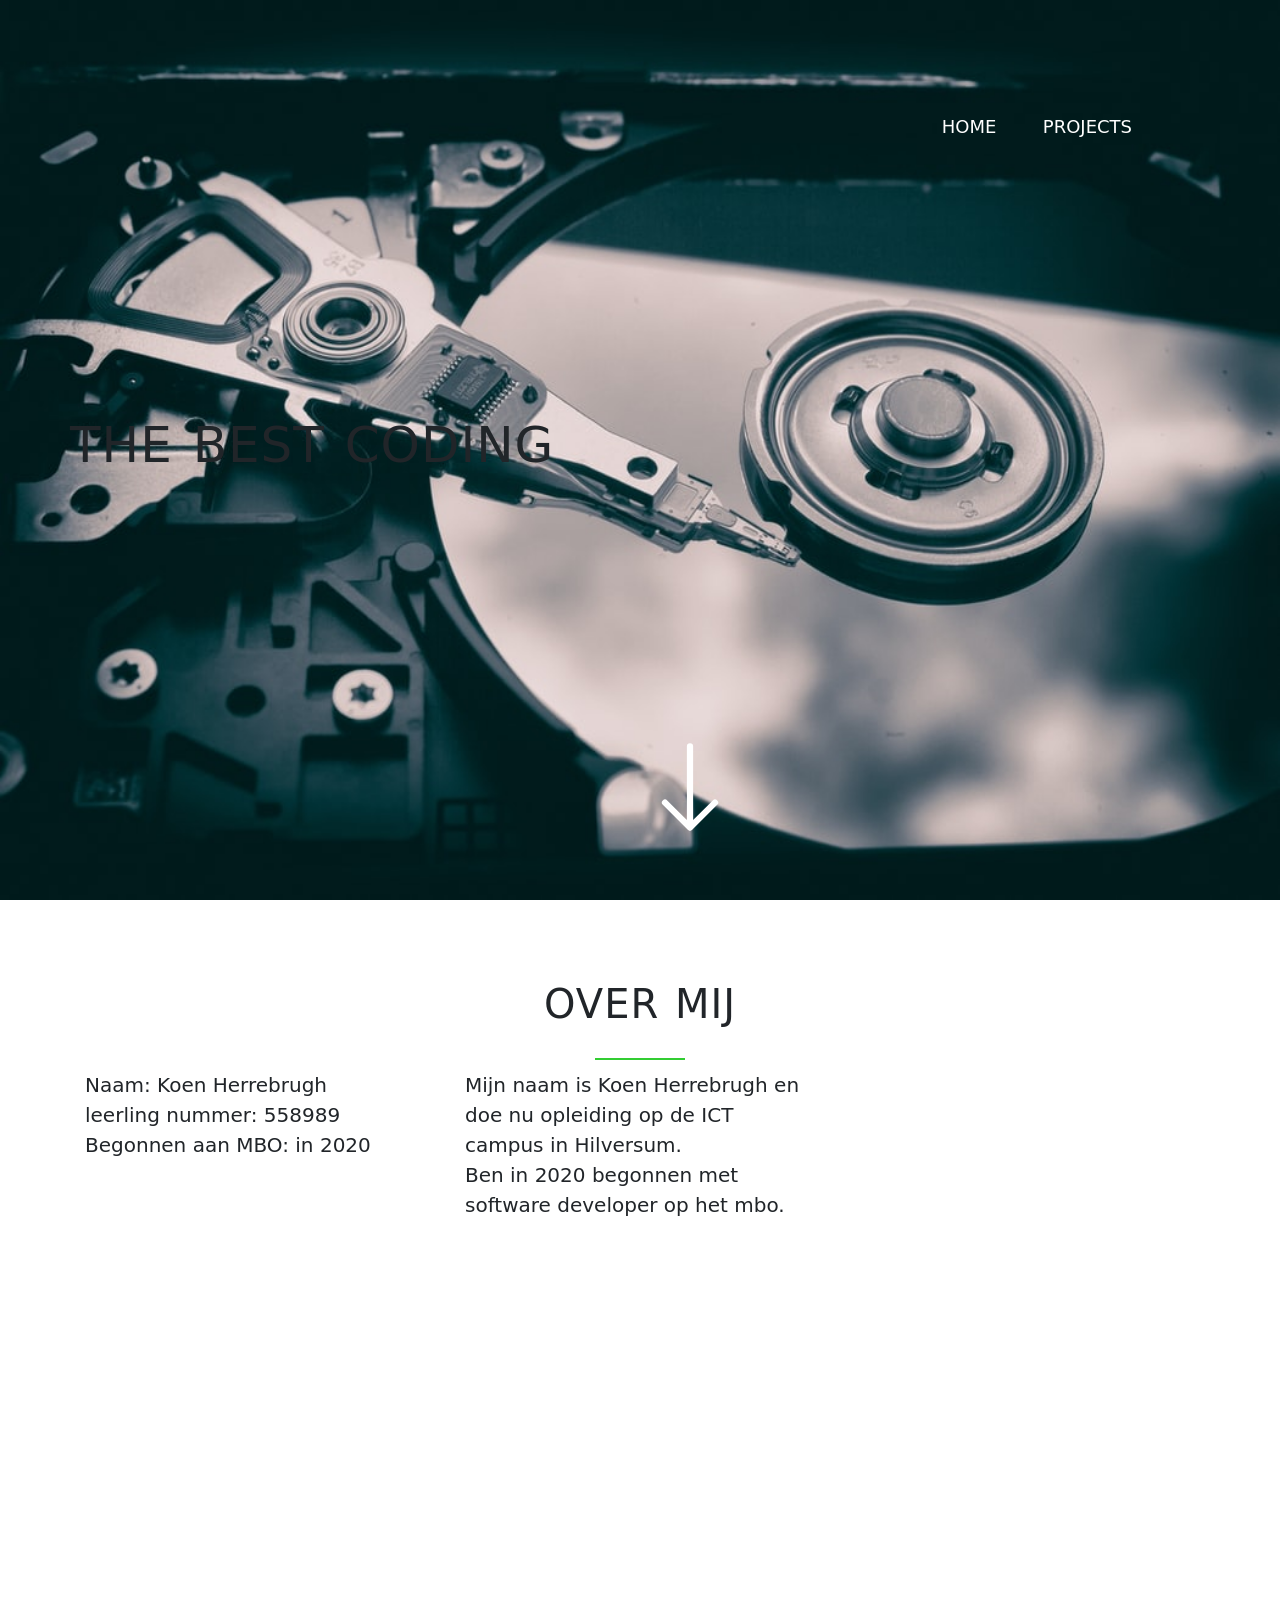
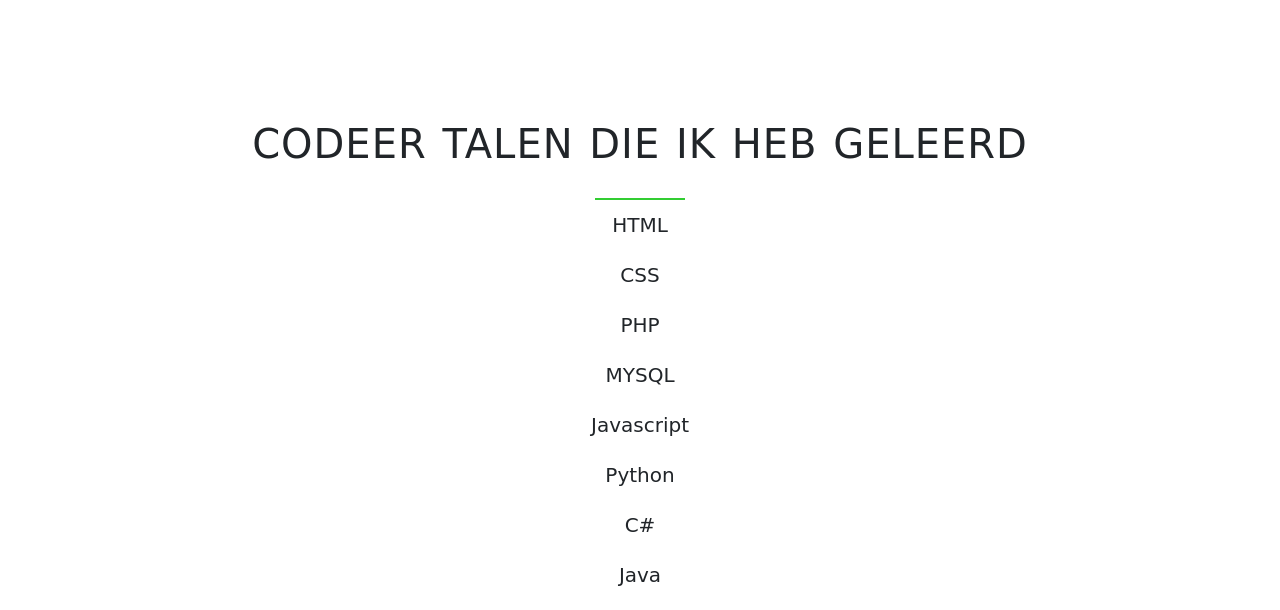
<file: index.html>
<html>
    <head>
        <link rel="stylesheet" type="text/css" href="css/style.css">
        <link href="https://cdn.jsdelivr.net/npm/bootstrap@5.1.3/dist/css/bootstrap.min.css" rel="stylesheet" integrity="sha384-1BmE4kWBq78iYhFldvKuhfTAU6auU8tT94WrHftjDbrCEXSU1oBoqyl2QvZ6jIW3" crossorigin="anonymous">
        <title>Home</title>
    </head>
    <body>
        <header>
            <img src="foto/hardeschijf.jpg" alt="background" class="backgroundfoto">
            <nav>
                <ul class="main-nav">
                    <li><a href="index.html">Home</a></li>
                    <li><a href="projects.html">Projects</a></li>
                </ul>
            </nav>
            <div class="htext">
                <h1>The best coding</h1>
            </div>
            <img src = "foto/arrow-down.svg" class="arrow">
        </header>
        <section class="Aboutme container">
            <h2>Over mij</h2>
            <div class="row">
                <div class="col-sm-4">
                    <span class="info">Naam: </span><span class="infon"> Koen Herrebrugh</span></br>
                    <span class="info">leerling nummer:</span><span class="infon"> 558989</span></br>
                    <span class="info">Begonnen aan MBO:</span><span class="infon"> in 2020</span></br>
                </div>
                <div class="col-sm-4">
                    <p> Mijn naam is Koen Herrebrugh en doe nu opleiding op de ICT campus in Hilversum.</br>
                    Ben in 2020 begonnen met software developer op het mbo.</p>
                </div>
                <div class="col-sm-2">

                </div>
            </div>
            <div class="row">
                <div class="col-sm-4">
                    <iframe src="foto/CV Koen Herrebrugh 13 februari 2022.pdf" style="width:100%; height:400px;" frameborder="0">CV</iframe>
                </div>
            </div>
        </section>
        <h2>Codeer talen die ik heb geleerd</h2>
        <div class="language row">
            <p>HTML</p>
            <p>CSS</p>
            <p>PHP</p>
            <p>MYSQL</p>
            <p>Javascript</p>
            <p>Python</p>
            <p>C#</p>
            <p>Java</p>
        </div>
        <!--<form method="Post">
            naam:<input type="text" name="name"/><br/>
            Bedrijf:<input type="text" name="Bedrijf"/><br/>
            E-mail:<input type="email" name="email"/><br/>
            <textarea name="text" rows ="9">Laat een bericht achter.
            </textarea><br/>
            <input type="submit" name="knop" value="submit"/>
        </form>-->

        
    </body>
</html>
</file>
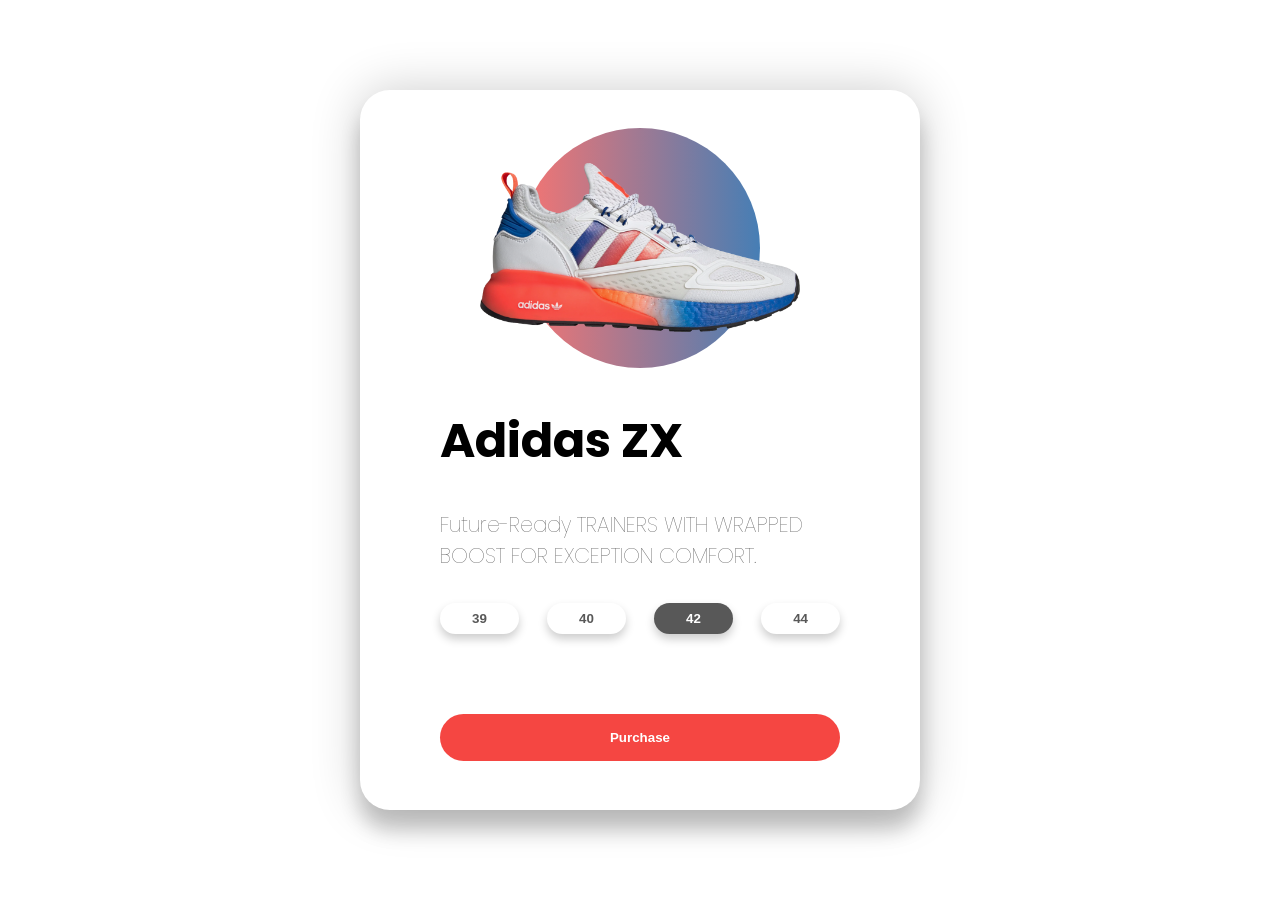
<file: 3d animation javascript/index.html>
<html>
    <head>
        <link href="https://fonts.googleapis.com/css2?family=Poppins:wght@400;500&display=swap" rel="stylesheet">
        <link rel="stylesheet" href="style.css">
    </head>
    <body>
        <div class="container">
            <div class="card">
                <div class="sneaker">
                    <div class="circle"></div>
                    <img src="adidas.png" alt="adidas">
                    </div>
                    <div class="info">
                        <h1 class="title">Adidas ZX</h1>
                        <h3>Future-Ready TRAINERS WITH WRAPPED BOOST FOR EXCEPTION COMFORT.</h3>
                        <div class="sizes">
                            <button>39</button>
                            <button>40</button>
                            <button class="active">42</button>
                            <button>44</button>
                        </div>
                        <div class="purchase">
                            <button>Purchase</button>
                        </div>
                    </div>
            </div>
        </div>
        <script src="app.js"></script>
    </body>
</html>
</file>
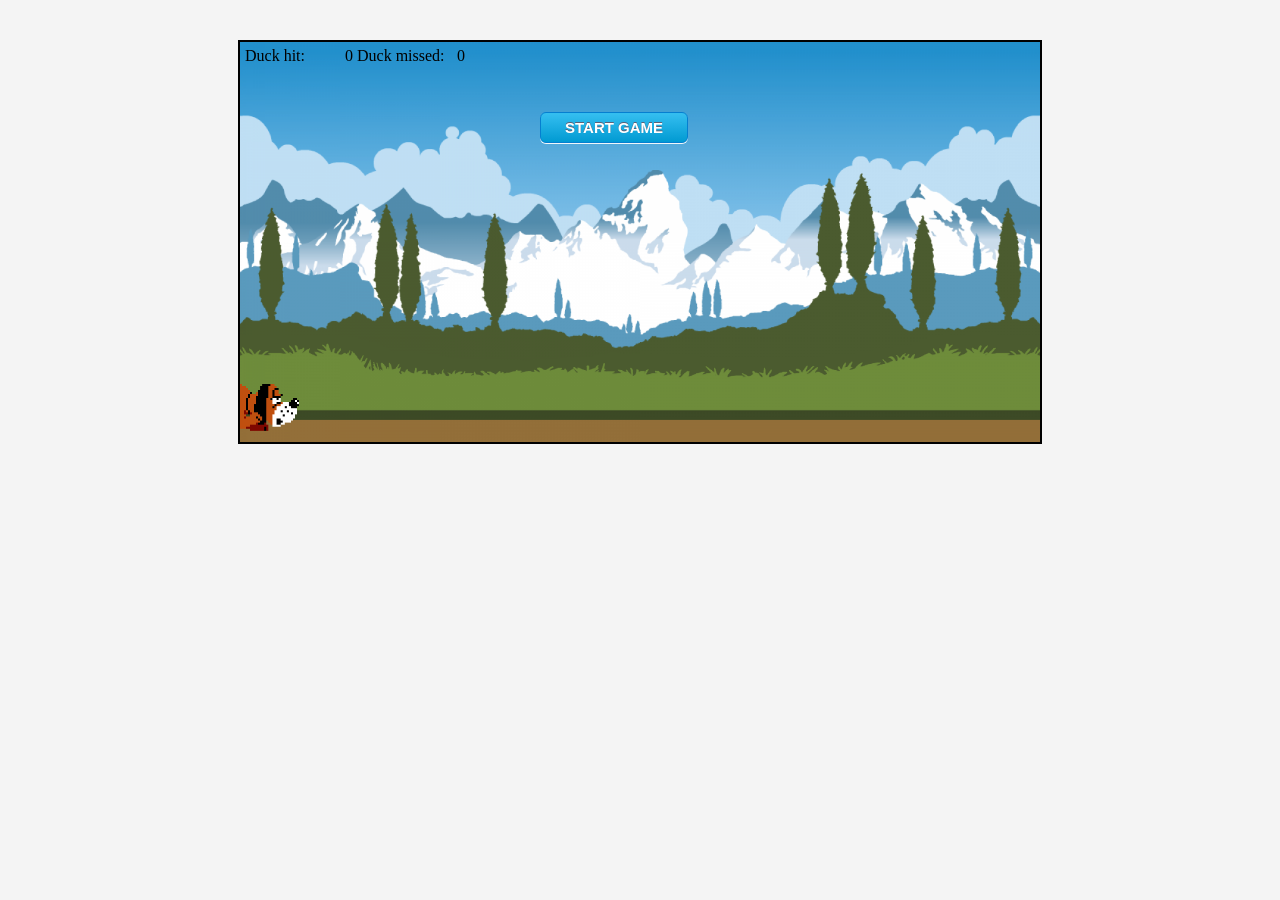
<file: duckhunt/index.html>
<html>
    <head>
        <link rel="stylesheet" href="css/style.css">
        <script src="javascript.js"></script>
    </head>
    <body>
        <div class="play_container">
            <img id="backgroundgrass" src="images/backgroundgrass.png" onclick="playGunshot()"/>
            <img id="dog" src="images/dog.gif" onclick="playGunshot()"/>
            <button id="startbutton" onclick="startgame()">START GAME</button>

            <img id="duck" src="images/flyingduck.gif" onclick="duckshot()"/>

            <div id="stats_id">
                <span class="stats">Duck hit: </span><span id="hit_span">0</span>
                <span class="stats">Duck missed: </span><span id="miss_span">0</span>
            </div>
        </div>
        <script src="javascript.js"></script>
    </body>
</html>
</file>
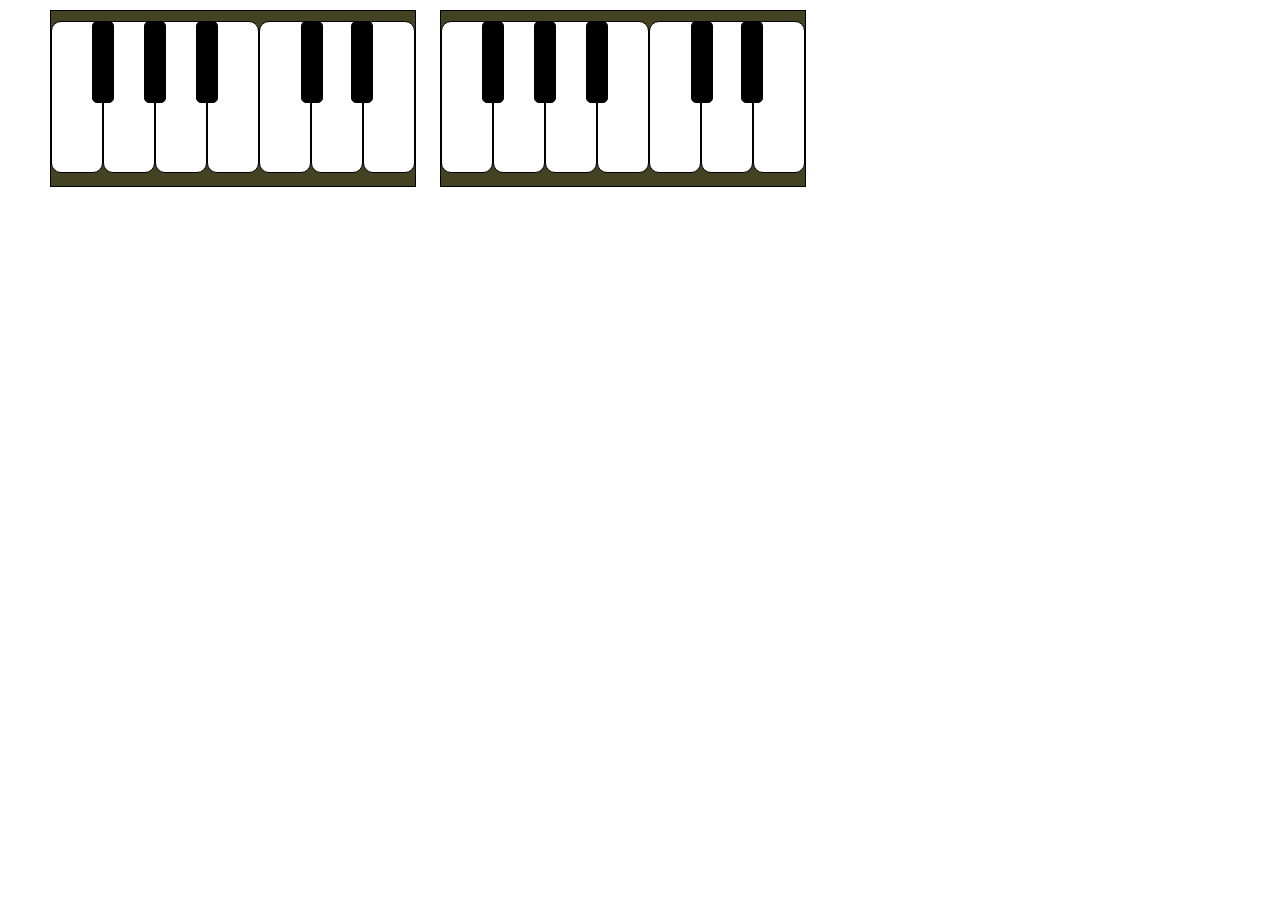
<file: piano/index.html>
<html>
	<head>
		<style>
			.piano_border1{
				background: #434323;
				height: 175px;
				border: solid 1px black;
				position: absolute;
				top: 10px;
				left: 50px;
			}
			.piano_border2{
				background-color: #434323;
				height: 175px;
				border: solid 1px black;
				position: absolute;
				top: 10px;
				left: 440px;
			}
			.piano{
				position: relative;
				height: 100px;
				margin-top: 10px;
				margin-left: auto;
				margin-right: auto;
			}
			#key{
				background-color: white;
				float: left;
				border-radius: 10px;
				border: solid 1px black;
				width: 50px;
				height: 150px;
				position: relative;
			}
			#hotkey{
				position: absolute;
				background-color: black;
				float: left;
				border: solid 1px black;
				width: 20px;
				height: 80px;
				border-radius: 5px;
			}
		</style>
		<script>
			function playKey (filename) {
				var key = new Audio("piano_geluiden/"+ filename);
				key.play();
			}
			function hotkey (filename) {
				var key = new Audio("piano_geluiden/"+ filename);
				key.play();
			}
		</script>
	</head>
	<body>
		<div class="piano_border1">
			<div class="piano">
				<div id="key" onclick="playKey('39148__jobro__piano-ff-001.wav')"></div>
				<div id="key" onclick="playKey('39150__jobro__piano-ff-003.wav')"></div>
				<div id="key" onclick="playKey('39154__jobro__piano-ff-007.wav')"></div>
				<div id="key" onclick="playKey('39154__jobro__piano-ff-007.wav')"></div>
				<div id="key" onclick="playKey('39155__jobro__piano-ff-008.wav')"></div>
				<div id="key" onclick="playKey('39157__jobro__piano-ff-010.wav')"></div>
				<div id="key" onclick="playKey('39159__jobro__piano-ff-012.wav')"></div>
				
				<div id="hotkey" style="left:41;" onclick="hotkey('39149__jobro__piano-ff-002.wav')"></div>
				<div id="hotkey" style="left:93;" onclick="hotkey('39151__jobro__piano-ff-004.wav')"></div>
				<div id="hotkey" style="left:145;" onclick="hotkey('39153__jobro__piano-ff-006.wav')"></div>
				<div id="hotkey" style="left:250;" onclick="hotkey('39156__jobro__piano-ff-009.wav')"></div>
				<div id="hotkey" style="left:300;" onclick="hotkey('39158__jobro__piano-ff-011.wav')"></div>
			</div>
		</div>
		<div class="piano_border2">
			<div class="piano">
				<div id="key" onclick="playKey('39188__jobro__piano-ff-041.wav')"></div>
				<div id="key" onclick="playKey('39190__jobro__piano-ff-043.wav')"></div>
				<div id="key" onclick="playKey('39193__jobro__piano-ff-045.wav')"></div>
				<div id="key" onclick="playKey('39195__jobro__piano-ff-047.wav')"></div>
				<div id="key" onclick="playKey('39196__jobro__piano-ff-048.wav')"></div>
				<div id="key" onclick="playKey('39198__jobro__piano-ff-050.wav')"></div>
				<div id="key" onclick="playKey('39200__jobro__piano-ff-052.wav')"></div>

				<div id="hotkey" style="left:41;" onclick="hotkey('39189__jobro__piano-ff-042.wav')"></div>
				<div id="hotkey" style="left:93;" onclick="hotkey('39191__jobro__piano-ff-044.wav')"></div>
				<div id="hotkey" style="left:145;" onclick="hotkey('39194__jobro__piano-ff-046.wav')"></div>
				<div id="hotkey" style="left:250;" onclick="hotkey('39197__jobro__piano-ff-049C.wav')"></div>
				<div id="hotkey" style="left:300;" onclick="hotkey('39199__jobro__piano-ff-051.wav')"></div>
			</div>
		</div>
	</body>
</html>
</file>
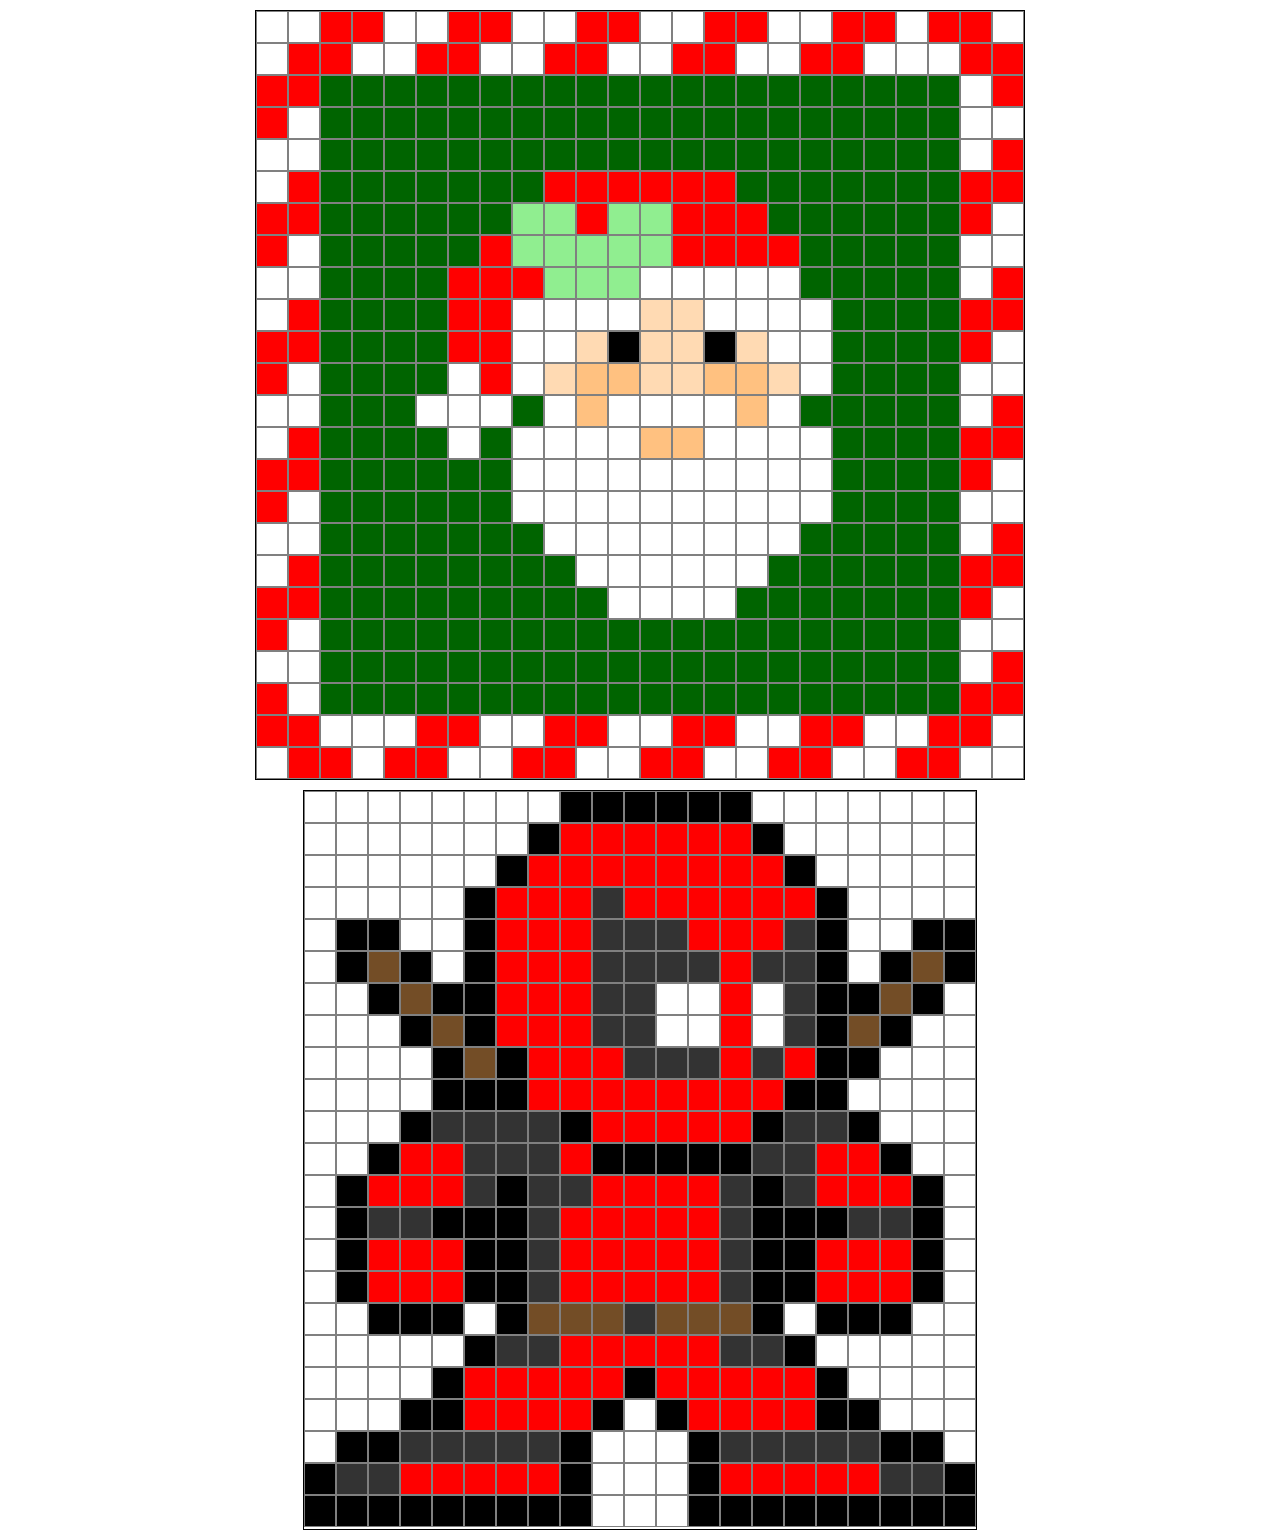
<file: pixelart/index.html>
<html>
    <head>
        <style>
            .container{
                width: 768px;
                height: 768px;
                border: 1px black solid;
                margin-right: auto;
                margin-left:auto;
                margin-top:10px;}
            .container1{
                width: 672px;
                height: 738px;
                border: 1px black solid;
                margin-right: auto;
                margin-left:auto;
                margin-top:10px;
                margin-bottom: 10px;
            }
            .box{
                width: 30px;
                height: 30px;
                border: 1px gray solid;
                float: left;
            }
            .red{background-color:red;}
            .green{background-color: darkgreen;}
            .green1{background-color: lightgreen;}
            .huid{background-color:#ffdab3;}
            .huid1{background-color:#ffc180;}
            .oog{background-color: black;}
            .gray{background-color: #333333;}
            .bruin{background-color:#734d26;}


        </style>
    </head>
    <body>
        <div class="container">
            
            <div class="box"></div>
            <div class="box"></div>
            <div class="box red"></div>
            <div class="box red"></div>
            <div class="box"></div>
            <div class="box"></div>
            <div class="box red"></div>
            <div class="box red"></div>
            <div class="box"></div>
            <div class="box"></div>
            <div class="box red"></div>
            <div class="box red"></div>
            <div class="box"></div>
            <div class="box"></div>
            <div class="box red"></div>
            <div class="box red"></div>
            <div class="box"></div>
            <div class="box"></div>
            <div class="box red"></div>
            <div class="box red"></div>
            <div class="box"></div>
            <div class="box red"></div>
            <div class="box red"></div>
            <div class="box"></div>
            
            <div class="box"></div>
            <div class="box red"></div>
            <div class="box red"></div>
            <div class="box"></div>
            <div class="box"></div>
            <div class="box red"></div>
            <div class="box red"></div>
            <div class="box"></div>
            <div class="box"></div>
            <div class="box red"></div>
            <div class="box red"></div>
            <div class="box"></div>
            <div class="box"></div>
            <div class="box red"></div>
            <div class="box red"></div>
            <div class="box"></div>
            <div class="box"></div>
            <div class="box red"></div>
            <div class="box red"></div>
            <div class="box"></div>
            <div class="box"></div>
            <div class="box"></div>
            <div class="box red"></div>
            <div class="box red"></div>

            <div class="box red"></div>
            <div class="box red"></div>
            <div class="box green"></div>
            <div class="box green"></div>
            <div class="box green"></div>
            <div class="box green"></div>
            <div class="box green"></div>
            <div class="box green"></div>
            <div class="box green"></div>
            <div class="box green"></div>
            <div class="box green"></div>
            <div class="box green"></div>
            <div class="box green"></div>
            <div class="box green"></div>
            <div class="box green"></div>
            <div class="box green"></div>
            <div class="box green"></div>
            <div class="box green"></div>
            <div class="box green"></div>
            <div class="box green"></div>
            <div class="box green"></div>
            <div class="box green"></div>
            <div class="box"></div>
            <div class="box red"></div>

            <div class="box red"></div>
            <div class="box"></div>
            <div class="box green"></div>
            <div class="box green"></div>
            <div class="box green"></div>
            <div class="box green"></div>
            <div class="box green"></div>
            <div class="box green"></div>
            <div class="box green"></div>
            <div class="box green"></div>
            <div class="box green"></div>
            <div class="box green"></div>
            <div class="box green"></div>
            <div class="box green"></div>
            <div class="box green"></div>
            <div class="box green"></div>
            <div class="box green"></div>
            <div class="box green"></div>
            <div class="box green"></div>
            <div class="box green"></div>
            <div class="box green"></div>
            <div class="box green"></div>
            <div class="box"></div>
            <div class="box"></div>

            <div class="box"></div>
            <div class="box"></div>
            <div class="box green"></div>
            <div class="box green"></div>
            <div class="box green"></div>
            <div class="box green"></div>
            <div class="box green"></div>
            <div class="box green"></div>
            <div class="box green"></div>
            <div class="box green"></div>
            <div class="box green"></div>
            <div class="box green"></div>
            <div class="box green"></div>
            <div class="box green"></div>
            <div class="box green"></div>
            <div class="box green"></div>
            <div class="box green"></div>
            <div class="box green"></div>
            <div class="box green"></div>
            <div class="box green"></div>
            <div class="box green"></div>
            <div class="box green"></div>
            <div class="box"></div>
            <div class="box red"></div>

            <div class="box"></div>
            <div class="box red"></div>
            <div class="box green"></div>
            <div class="box green"></div>
            <div class="box green"></div>
            <div class="box green"></div>
            <div class="box green"></div>
            <div class="box green"></div>
            <div class="box green"></div>
            <div class="box red"></div>
            <div class="box red"></div>
            <div class="box red"></div>
            <div class="box red"></div>
            <div class="box red"></div>
            <div class="box red"></div>
            <div class="box green"></div>
            <div class="box green"></div>
            <div class="box green"></div>
            <div class="box green"></div>
            <div class="box green"></div>
            <div class="box green"></div>
            <div class="box green"></div>
            <div class="box red"></div>
            <div class="box red"></div>

            <div class="box red"></div>
            <div class="box red"></div>
            <div class="box green"></div>
            <div class="box green"></div>
            <div class="box green"></div>
            <div class="box green"></div>
            <div class="box green"></div>
            <div class="box green"></div>
            <div class="box green1"></div>
            <div class="box green1"></div>
            <div class="box red"></div>
            <div class="box green1"></div>
            <div class="box green1"></div>
            <div class="box red"></div>
            <div class="box red"></div>
            <div class="box red"></div>
            <div class="box green"></div>
            <div class="box green"></div>
            <div class="box green"></div>
            <div class="box green"></div>
            <div class="box green"></div>
            <div class="box green"></div>
            <div class="box red"></div>
            <div class="box"></div>

            <div class="box red"></div>
            <div class="box"></div>
            <div class="box green"></div>
            <div class="box green"></div>
            <div class="box green"></div>
            <div class="box green"></div>
            <div class="box green"></div>
            <div class="box red"></div>
            <div class="box green1"></div>
            <div class="box green1"></div>
            <div class="box green1"></div>
            <div class="box green1"></div>
            <div class="box green1"></div>
            <div class="box red"></div>
            <div class="box red"></div>
            <div class="box red"></div>
            <div class="box red"></div>
            <div class="box green"></div>
            <div class="box green"></div>
            <div class="box green"></div>
            <div class="box green"></div>
            <div class="box green"></div>
            <div class="box"></div>
            <div class="box"></div>

            <div class="box"></div>
            <div class="box"></div>
            <div class="box green"></div>
            <div class="box green"></div>
            <div class="box green"></div>
            <div class="box green"></div>
            <div class="box red"></div>
            <div class="box red"></div>
            <div class="box red"></div>
            <div class="box green1"></div>
            <div class="box green1"></div>
            <div class="box green1"></div>
            <div class="box"></div>
            <div class="box"></div>
            <div class="box"></div>
            <div class="box"></div>
            <div class="box"></div>
            <div class="box green"></div>
            <div class="box green"></div>
            <div class="box green"></div>
            <div class="box green"></div>
            <div class="box green"></div>
            <div class="box"></div>
            <div class="box red"></div>

            <div class="box"></div>
            <div class="box red"></div>
            <div class="box green"></div>
            <div class="box green"></div>
            <div class="box green"></div>
            <div class="box green"></div>
            <div class="box red"></div>
            <div class="box red"></div>
            <div class="box"></div>
            <div class="box"></div>
            <div class="box"></div>
            <div class="box"></div>
            <div class="box huid"></div>
            <div class="box huid"></div>
            <div class="box"></div>
            <div class="box"></div>
            <div class="box"></div>
            <div class="box"></div>
            <div class="box green"></div>
            <div class="box green"></div>
            <div class="box green"></div>
            <div class="box green"></div>
            <div class="box red"></div>
            <div class="box red"></div>

            <div class="box red"></div>
            <div class="box red"></div>
            <div class="box green"></div>
            <div class="box green"></div>
            <div class="box green"></div>
            <div class="box green"></div>
            <div class="box red"></div>
            <div class="box red"></div>
            <div class="box"></div>
            <div class="box"></div>
            <div class="box huid"></div>
            <div class="box oog"></div>
            <div class="box huid"></div>
            <div class="box huid"></div>
            <div class="box oog"></div>
            <div class="box huid"></div>
            <div class="box"></div>
            <div class="box"></div>
            <div class="box green"></div>
            <div class="box green"></div>
            <div class="box green"></div>
            <div class="box green"></div>
            <div class="box red"></div>
            <div class="box"></div>

            <div class="box red"></div>
            <div class="box"></div>
            <div class="box green"></div>
            <div class="box green"></div>
            <div class="box green"></div>
            <div class="box green"></div>
            <div class="box"></div>
            <div class="box red"></div>
            <div class="box"></div>
            <div class="box huid"></div>
            <div class="box huid1"></div>
            <div class="box huid1"></div>
            <div class="box huid"></div>
            <div class="box huid"></div>
            <div class="box huid1"></div>
            <div class="box huid1"></div>
            <div class="box huid"></div>
            <div class="box"></div>
            <div class="box green"></div>
            <div class="box green"></div>
            <div class="box green"></div>
            <div class="box green"></div>
            <div class="box"></div>
            <div class="box"></div>

            <div class="box"></div>
            <div class="box"></div>
            <div class="box green"></div>
            <div class="box green"></div>
            <div class="box green"></div>
            <div class="box"></div>
            <div class="box"></div>
            <div class="box"></div>
            <div class="box green"></div>
            <div class="box"></div>
            <div class="box huid1"></div>
            <div class="box"></div>
            <div class="box"></div>
            <div class="box"></div>
            <div class="box"></div>
            <div class="box huid1"></div>
            <div class="box"></div>
            <div class="box green"></div>
            <div class="box green"></div>
            <div class="box green"></div>
            <div class="box green"></div>
            <div class="box green"></div>
            <div class="box"></div>
            <div class="box red"></div>

            <div class="box"></div>
            <div class="box red"></div>
            <div class="box green"></div>
            <div class="box green"></div>
            <div class="box green"></div>
            <div class="box green"></div>
            <div class="box"></div>
            <div class="box green"></div>
            <div class="box"></div>
            <div class="box"></div>
            <div class="box"></div>
            <div class="box"></div>
            <div class="box huid1"></div>
            <div class="box huid1"></div>
            <div class="box"></div>
            <div class="box"></div>
            <div class="box"></div>
            <div class="box"></div>
            <div class="box green"></div>
            <div class="box green"></div>
            <div class="box green"></div>
            <div class="box green"></div>
            <div class="box red"></div>
            <div class="box red"></div>

            <div class="box red"></div>
            <div class="box red"></div>
            <div class="box green"></div>
            <div class="box green"></div>
            <div class="box green"></div>
            <div class="box green"></div>
            <div class="box green"></div>
            <div class="box green"></div>
            <div class="box"></div>
            <div class="box"></div>
            <div class="box"></div>
            <div class="box"></div>
            <div class="box"></div>
            <div class="box"></div>
            <div class="box"></div>
            <div class="box"></div>
            <div class="box"></div>
            <div class="box"></div>
            <div class="box green"></div>
            <div class="box green"></div>
            <div class="box green"></div>
            <div class="box green"></div>
            <div class="box red"></div>
            <div class="box"></div>

            <div class="box red"></div>
            <div class="box"></div>
            <div class="box green"></div>
            <div class="box green"></div>
            <div class="box green"></div>
            <div class="box green"></div>
            <div class="box green"></div>
            <div class="box green"></div>
            <div class="box"></div>
            <div class="box"></div>
            <div class="box"></div>
            <div class="box"></div>
            <div class="box"></div>
            <div class="box"></div>
            <div class="box"></div>
            <div class="box"></div>
            <div class="box"></div>
            <div class="box"></div>
            <div class="box green"></div>
            <div class="box green"></div>
            <div class="box green"></div>
            <div class="box green"></div>
            <div class="box"></div>
            <div class="box"></div>

            <div class="box"></div>
            <div class="box"></div>
            <div class="box green"></div>
            <div class="box green"></div>
            <div class="box green"></div>
            <div class="box green"></div>
            <div class="box green"></div>
            <div class="box green"></div>
            <div class="box green"></div>
            <div class="box"></div>
            <div class="box"></div>
            <div class="box"></div>
            <div class="box"></div>
            <div class="box"></div>
            <div class="box"></div>
            <div class="box"></div>
            <div class="box"></div>
            <div class="box green"></div>
            <div class="box green"></div>
            <div class="box green"></div>
            <div class="box green"></div>
            <div class="box green"></div>
            <div class="box"></div>
            <div class="box red"></div>

            <div class="box"></div>
            <div class="box red"></div>
            <div class="box green"></div>
            <div class="box green"></div>
            <div class="box green"></div>
            <div class="box green"></div>
            <div class="box green"></div>
            <div class="box green"></div>
            <div class="box green"></div>
            <div class="box green"></div>
            <div class="box"></div>
            <div class="box"></div>
            <div class="box"></div>
            <div class="box"></div>
            <div class="box"></div>
            <div class="box"></div>
            <div class="box green"></div>
            <div class="box green"></div>
            <div class="box green"></div>
            <div class="box green"></div>
            <div class="box green"></div>
            <div class="box green"></div>
            <div class="box red"></div>
            <div class="box red"></div>

            <div class="box red"></div>
            <div class="box red"></div>
            <div class="box green"></div>
            <div class="box green"></div>
            <div class="box green"></div>
            <div class="box green"></div>
            <div class="box green"></div>
            <div class="box green"></div>
            <div class="box green"></div>
            <div class="box green"></div>
            <div class="box green"></div>
            <div class="box"></div>
            <div class="box"></div>
            <div class="box"></div>
            <div class="box"></div>
            <div class="box green"></div>
            <div class="box green"></div>
            <div class="box green"></div>
            <div class="box green"></div>
            <div class="box green"></div>
            <div class="box green"></div>
            <div class="box green"></div>
            <div class="box red"></div>
            <div class="box"></div>

            <div class="box red"></div>
            <div class="box"></div>
            <div class="box green"></div>
            <div class="box green"></div>
            <div class="box green"></div>
            <div class="box green"></div>
            <div class="box green"></div>
            <div class="box green"></div>
            <div class="box green"></div>
            <div class="box green"></div>
            <div class="box green"></div>
            <div class="box green"></div>
            <div class="box green"></div>
            <div class="box green"></div>
            <div class="box green"></div>
            <div class="box green"></div>
            <div class="box green"></div>
            <div class="box green"></div>
            <div class="box green"></div>
            <div class="box green"></div>
            <div class="box green"></div>
            <div class="box green"></div>
            <div class="box"></div>
            <div class="box"></div>

            <div class="box"></div>
            <div class="box"></div>
            <div class="box green"></div>
            <div class="box green"></div>
            <div class="box green"></div>
            <div class="box green"></div>
            <div class="box green"></div>
            <div class="box green"></div>
            <div class="box green"></div>
            <div class="box green"></div>
            <div class="box green"></div>
            <div class="box green"></div>
            <div class="box green"></div>
            <div class="box green"></div>
            <div class="box green"></div>
            <div class="box green"></div>
            <div class="box green"></div>
            <div class="box green"></div>
            <div class="box green"></div>
            <div class="box green"></div>
            <div class="box green"></div>
            <div class="box green"></div>
            <div class="box"></div>
            <div class="box red"></div>

            <div class="box red"></div>
            <div class="box"></div>
            <div class="box green"></div>
            <div class="box green"></div>
            <div class="box green"></div>
            <div class="box green"></div>
            <div class="box green"></div>
            <div class="box green"></div>
            <div class="box green"></div>
            <div class="box green"></div>
            <div class="box green"></div>
            <div class="box green"></div>
            <div class="box green"></div>
            <div class="box green"></div>
            <div class="box green"></div>
            <div class="box green"></div>
            <div class="box green"></div>
            <div class="box green"></div>
            <div class="box green"></div>
            <div class="box green"></div>
            <div class="box green"></div>
            <div class="box green"></div>
            <div class="box red"></div>
            <div class="box red"></div>

            <div class="box red"></div>
            <div class="box red"></div>
            <div class="box"></div>
            <div class="box"></div>
            <div class="box"></div>
            <div class="box red"></div>
            <div class="box red"></div>
            <div class="box"></div>
            <div class="box"></div>
            <div class="box red"></div>
            <div class="box red"></div>
            <div class="box"></div>
            <div class="box"></div>
            <div class="box red"></div>
            <div class="box red"></div>
            <div class="box"></div>
            <div class="box"></div>
            <div class="box red"></div>
            <div class="box red"></div>
            <div class="box"></div>
            <div class="box"></div>
            <div class="box red"></div>
            <div class="box red"></div>
            <div class="box"></div>
            
            <div class="box"></div>
            <div class="box red"></div>
            <div class="box red"></div>
            <div class="box"></div>
            <div class="box red"></div>
            <div class="box red"></div>
            <div class="box"></div>
            <div class="box"></div>
            <div class="box red"></div>
            <div class="box red"></div>
            <div class="box"></div>
            <div class="box"></div>
            <div class="box red"></div>
            <div class="box red"></div>
            <div class="box"></div>
            <div class="box"></div>
            <div class="box red"></div>
            <div class="box red"></div>
            <div class="box"></div>
            <div class="box"></div>
            <div class="box red"></div>
            <div class="box red"></div>
            <div class="box "></div>
            <div class="box "></div>
        </div>
        <div class="container1">

            <div class="box"></div>
            <div class="box"></div>
            <div class="box"></div>
            <div class="box"></div>
            <div class="box"></div>
            <div class="box"></div>
            <div class="box"></div>
            <div class="box"></div>
            <div class="box oog"></div>
            <div class="box oog"></div>
            <div class="box oog"></div>
            <div class="box oog"></div>
            <div class="box oog"></div>
            <div class="box oog"></div>
            <div class="box"></div>
            <div class="box"></div>
            <div class="box"></div>
            <div class="box"></div>
            <div class="box"></div>
            <div class="box"></div>
            <div class="box"></div>

            <div class="box"></div>
            <div class="box"></div>
            <div class="box"></div>
            <div class="box"></div>
            <div class="box"></div>
            <div class="box"></div>
            <div class="box"></div>
            <div class="box oog"></div>
            <div class="box red"></div>
            <div class="box red"></div>
            <div class="box red"></div>
            <div class="box red"></div>
            <div class="box red"></div>
            <div class="box red"></div>
            <div class="box oog"></div>
            <div class="box"></div>
            <div class="box"></div>
            <div class="box"></div>
            <div class="box"></div>
            <div class="box"></div>
            <div class="box"></div>

            <div class="box"></div>
            <div class="box"></div>
            <div class="box"></div>
            <div class="box"></div>
            <div class="box"></div>
            <div class="box"></div>
            <div class="box oog"></div>
            <div class="box red"></div>
            <div class="box red"></div>
            <div class="box red"></div>
            <div class="box red"></div>
            <div class="box red"></div>
            <div class="box red"></div>
            <div class="box red"></div>
            <div class="box red"></div>
            <div class="box oog"></div>
            <div class="box"></div>
            <div class="box"></div>
            <div class="box"></div>
            <div class="box"></div>
            <div class="box"></div>

            <div class="box"></div>
            <div class="box"></div>
            <div class="box"></div>
            <div class="box"></div>
            <div class="box"></div>
            <div class="box oog"></div>
            <div class="box red"></div>
            <div class="box red"></div>
            <div class="box red"></div>
            <div class="box gray"></div>
            <div class="box red"></div>
            <div class="box red"></div>
            <div class="box red"></div>
            <div class="box red"></div>
            <div class="box red"></div>
            <div class="box red"></div>
            <div class="box oog"></div>
            <div class="box"></div>
            <div class="box"></div>
            <div class="box"></div>
            <div class="box"></div>

            <div class="box"></div>
            <div class="box oog"></div>
            <div class="box oog"></div>
            <div class="box"></div>
            <div class="box"></div>
            <div class="box oog"></div>
            <div class="box red"></div>
            <div class="box red"></div>
            <div class="box red"></div>
            <div class="box gray"></div>
            <div class="box gray"></div>
            <div class="box gray"></div>
            <div class="box red"></div>
            <div class="box red"></div>
            <div class="box red"></div>
            <div class="box gray"></div>
            <div class="box oog"></div>
            <div class="box"></div>
            <div class="box"></div>
            <div class="box oog"></div>
            <div class="box oog"></div>

            <div class="box"></div>
            <div class="box oog"></div>
            <div class="box bruin"></div>
            <div class="box oog"></div>
            <div class="box"></div>
            <div class="box oog"></div>
            <div class="box red"></div>
            <div class="box red"></div>
            <div class="box red"></div>
            <div class="box gray"></div>
            <div class="box gray"></div>
            <div class="box gray"></div>
            <div class="box gray"></div>
            <div class="box red"></div>
            <div class="box gray"></div>
            <div class="box gray"></div>
            <div class="box oog"></div>
            <div class="box"></div>
            <div class="box oog"></div>
            <div class="box bruin"></div>
            <div class="box oog"></div>

            <div class="box"></div>
            <div class="box"></div>
            <div class="box oog"></div>
            <div class="box bruin"></div>
            <div class="box oog"></div>
            <div class="box oog"></div>
            <div class="box red"></div>
            <div class="box red"></div>
            <div class="box red"></div>
            <div class="box gray"></div>
            <div class="box gray"></div>
            <div class="box"></div>
            <div class="box"></div>
            <div class="box red"></div>
            <div class="box"></div>
            <div class="box gray"></div>
            <div class="box oog"></div>
            <div class="box oog"></div>
            <div class="box bruin"></div>
            <div class="box oog"></div>
            <div class="box"></div>

            <div class="box"></div>
            <div class="box"></div>
            <div class="box"></div>
            <div class="box oog"></div>
            <div class="box bruin"></div>
            <div class="box oog"></div>
            <div class="box red"></div>
            <div class="box red"></div>
            <div class="box red"></div>
            <div class="box gray"></div>
            <div class="box gray"></div>
            <div class="box"></div>
            <div class="box"></div>
            <div class="box red"></div>
            <div class="box"></div>
            <div class="box gray"></div>
            <div class="box oog"></div>
            <div class="box bruin"></div>
            <div class="box oog"></div>
            <div class="box"></div>
            <div class="box"></div>

            <div class="box"></div>
            <div class="box"></div>
            <div class="box"></div>
            <div class="box"></div>
            <div class="box oog"></div>
            <div class="box bruin"></div>
            <div class="box oog"></div>
            <div class="box red"></div>
            <div class="box red"></div>
            <div class="box red"></div>
            <div class="box gray"></div>
            <div class="box gray"></div>
            <div class="box gray"></div>
            <div class="box red"></div>
            <div class="box gray"></div>
            <div class="box red"></div>
            <div class="box oog"></div>
            <div class="box oog"></div>
            <div class="box"></div>
            <div class="box"></div>
            <div class="box"></div>

            <div class="box"></div>
            <div class="box"></div>
            <div class="box"></div>
            <div class="box"></div>
            <div class="box oog"></div>
            <div class="box oog"></div>
            <div class="box oog"></div>
            <div class="box red"></div>
            <div class="box red"></div>
            <div class="box red"></div>
            <div class="box red"></div>
            <div class="box red"></div>
            <div class="box red"></div>
            <div class="box red"></div>
            <div class="box red"></div>
            <div class="box oog"></div>
            <div class="box oog"></div>
            <div class="box"></div>
            <div class="box"></div>
            <div class="box"></div>
            <div class="box"></div>

            <div class="box"></div>
            <div class="box"></div>
            <div class="box"></div>
            <div class="box oog"></div>
            <div class="box gray"></div>
            <div class="box gray"></div>
            <div class="box gray"></div>
            <div class="box gray"></div>
            <div class="box oog"></div>
            <div class="box red"></div>
            <div class="box red"></div>
            <div class="box red"></div>
            <div class="box red"></div>
            <div class="box red"></div>
            <div class="box oog"></div>
            <div class="box gray"></div>
            <div class="box gray"></div>
            <div class="box oog"></div>
            <div class="box"></div>
            <div class="box"></div>
            <div class="box"></div>

            <div class="box"></div>
            <div class="box"></div>
            <div class="box oog"></div>
            <div class="box red"></div>
            <div class="box red"></div>
            <div class="box gray"></div>
            <div class="box gray"></div>
            <div class="box gray"></div>
            <div class="box red"></div>
            <div class="box oog"></div>
            <div class="box oog"></div>
            <div class="box oog"></div>
            <div class="box oog"></div>
            <div class="box oog"></div>
            <div class="box gray"></div>
            <div class="box gray"></div>
            <div class="box red"></div>
            <div class="box red"></div>
            <div class="box oog"></div>
            <div class="box"></div>
            <div class="box"></div>

            <div class="box"></div>
            <div class="box oog"></div>
            <div class="box red"></div>
            <div class="box red"></div>
            <div class="box red"></div>
            <div class="box gray"></div>
            <div class="box oog"></div>
            <div class="box gray"></div>
            <div class="box gray"></div>
            <div class="box red"></div>
            <div class="box red"></div>
            <div class="box red"></div>
            <div class="box red"></div>
            <div class="box gray"></div>
            <div class="box oog"></div>
            <div class="box gray"></div>
            <div class="box red"></div>
            <div class="box red"></div>
            <div class="box red"></div>
            <div class="box oog"></div>
            <div class="box"></div>

            <div class="box"></div>
            <div class="box oog"></div>
            <div class="box gray"></div>
            <div class="box gray"></div>
            <div class="box oog"></div>
            <div class="box oog"></div>
            <div class="box oog"></div>
            <div class="box gray"></div>
            <div class="box red"></div>
            <div class="box red"></div>
            <div class="box red"></div>
            <div class="box red"></div>
            <div class="box red"></div>
            <div class="box gray"></div>
            <div class="box oog"></div>
            <div class="box oog"></div>
            <div class="box oog"></div>
            <div class="box gray"></div>
            <div class="box gray"></div>
            <div class="box oog"></div>
            <div class="box"></div>

            <div class="box"></div>
            <div class="box oog"></div>
            <div class="box red"></div>
            <div class="box red"></div>
            <div class="box red"></div>
            <div class="box oog"></div>
            <div class="box oog"></div>
            <div class="box gray"></div>
            <div class="box red"></div>
            <div class="box red"></div>
            <div class="box red"></div>
            <div class="box red"></div>
            <div class="box red"></div>
            <div class="box gray"></div>
            <div class="box oog"></div>
            <div class="box oog"></div>
            <div class="box red"></div>
            <div class="box red"></div>
            <div class="box red"></div>
            <div class="box oog"></div>
            <div class="box"></div>

            <div class="box"></div>
            <div class="box oog"></div>
            <div class="box red"></div>
            <div class="box red"></div>
            <div class="box red"></div>
            <div class="box oog"></div>
            <div class="box oog"></div>
            <div class="box gray"></div>
            <div class="box red"></div>
            <div class="box red"></div>
            <div class="box red"></div>
            <div class="box red"></div>
            <div class="box red"></div>
            <div class="box gray"></div>
            <div class="box oog"></div>
            <div class="box oog"></div>
            <div class="box red"></div>
            <div class="box red"></div>
            <div class="box red"></div>
            <div class="box oog"></div>
            <div class="box"></div>

            <div class="box"></div>
            <div class="box"></div>
            <div class="box oog"></div>
            <div class="box oog"></div>
            <div class="box oog"></div>
            <div class="box"></div>
            <div class="box oog"></div>
            <div class="box bruin"></div>
            <div class="box bruin"></div>
            <div class="box bruin"></div>
            <div class="box gray"></div>
            <div class="box bruin"></div>
            <div class="box bruin"></div>
            <div class="box bruin"></div>
            <div class="box oog"></div>
            <div class="box"></div>
            <div class="box oog"></div>
            <div class="box oog"></div>
            <div class="box oog"></div>
            <div class="box"></div>
            <div class="box"></div>

            <div class="box"></div>
            <div class="box"></div>
            <div class="box"></div>
            <div class="box"></div>
            <div class="box"></div>
            <div class="box oog"></div>
            <div class="box gray"></div>
            <div class="box gray"></div>
            <div class="box red"></div>
            <div class="box red"></div>
            <div class="box red"></div>
            <div class="box red"></div>
            <div class="box red"></div>
            <div class="box gray"></div>
            <div class="box gray"></div>
            <div class="box oog"></div>
            <div class="box"></div>
            <div class="box"></div>
            <div class="box"></div>
            <div class="box"></div>
            <div class="box"></div>

            <div class="box"></div>
            <div class="box"></div>
            <div class="box"></div>
            <div class="box"></div>
            <div class="box oog"></div>
            <div class="box red"></div>
            <div class="box red"></div>
            <div class="box red"></div>
            <div class="box red"></div>
            <div class="box red"></div>
            <div class="box oog"></div>
            <div class="box red"></div>
            <div class="box red"></div>
            <div class="box red"></div>
            <div class="box red"></div>
            <div class="box red"></div>
            <div class="box oog"></div>
            <div class="box"></div>
            <div class="box"></div>
            <div class="box"></div>
            <div class="box"></div>

            <div class="box"></div>
            <div class="box"></div>
            <div class="box"></div>
            <div class="box oog"></div>
            <div class="box oog"></div>
            <div class="box red"></div>
            <div class="box red"></div>
            <div class="box red"></div>
            <div class="box red"></div>
            <div class="box oog"></div>
            <div class="box"></div>
            <div class="box oog"></div>
            <div class="box red"></div>
            <div class="box red"></div>
            <div class="box red"></div>
            <div class="box red"></div>
            <div class="box oog"></div>
            <div class="box oog"></div>
            <div class="box"></div>
            <div class="box"></div>
            <div class="box"></div>

            <div class="box"></div>
            <div class="box oog"></div>
            <div class="box oog"></div>
            <div class="box gray"></div>
            <div class="box gray"></div>
            <div class="box gray"></div>
            <div class="box gray"></div>
            <div class="box gray"></div>
            <div class="box oog"></div>
            <div class="box"></div>
            <div class="box"></div>
            <div class="box"></div>
            <div class="box oog"></div>
            <div class="box gray"></div>
            <div class="box gray"></div>
            <div class="box gray"></div>
            <div class="box gray"></div>
            <div class="box gray"></div>
            <div class="box oog"></div>
            <div class="box oog"></div>
            <div class="box"></div>

            <div class="box oog"></div>
            <div class="box gray"></div>
            <div class="box gray"></div>
            <div class="box red"></div>
            <div class="box red"></div>
            <div class="box red"></div>
            <div class="box red"></div>
            <div class="box red"></div>
            <div class="box oog"></div>
            <div class="box"></div>
            <div class="box"></div>
            <div class="box"></div>
            <div class="box oog"></div>
            <div class="box red"></div>
            <div class="box red"></div>
            <div class="box red"></div>
            <div class="box red"></div>
            <div class="box red"></div>
            <div class="box gray"></div>
            <div class="box gray"></div>
            <div class="box oog"></div>

            <div class="box oog"></div>
            <div class="box oog"></div>
            <div class="box oog"></div>
            <div class="box oog"></div>
            <div class="box oog"></div>
            <div class="box oog"></div>
            <div class="box oog"></div>
            <div class="box oog"></div>
            <div class="box oog"></div>
            <div class="box"></div>
            <div class="box"></div>
            <div class="box"></div>
            <div class="box oog"></div>
            <div class="box oog"></div>
            <div class="box oog"></div>
            <div class="box oog"></div>
            <div class="box oog"></div>
            <div class="box oog"></div>
            <div class="box oog"></div>
            <div class="box oog"></div>
            <div class="box oog"></div>

        </div>

    </body>
</html>
</file>
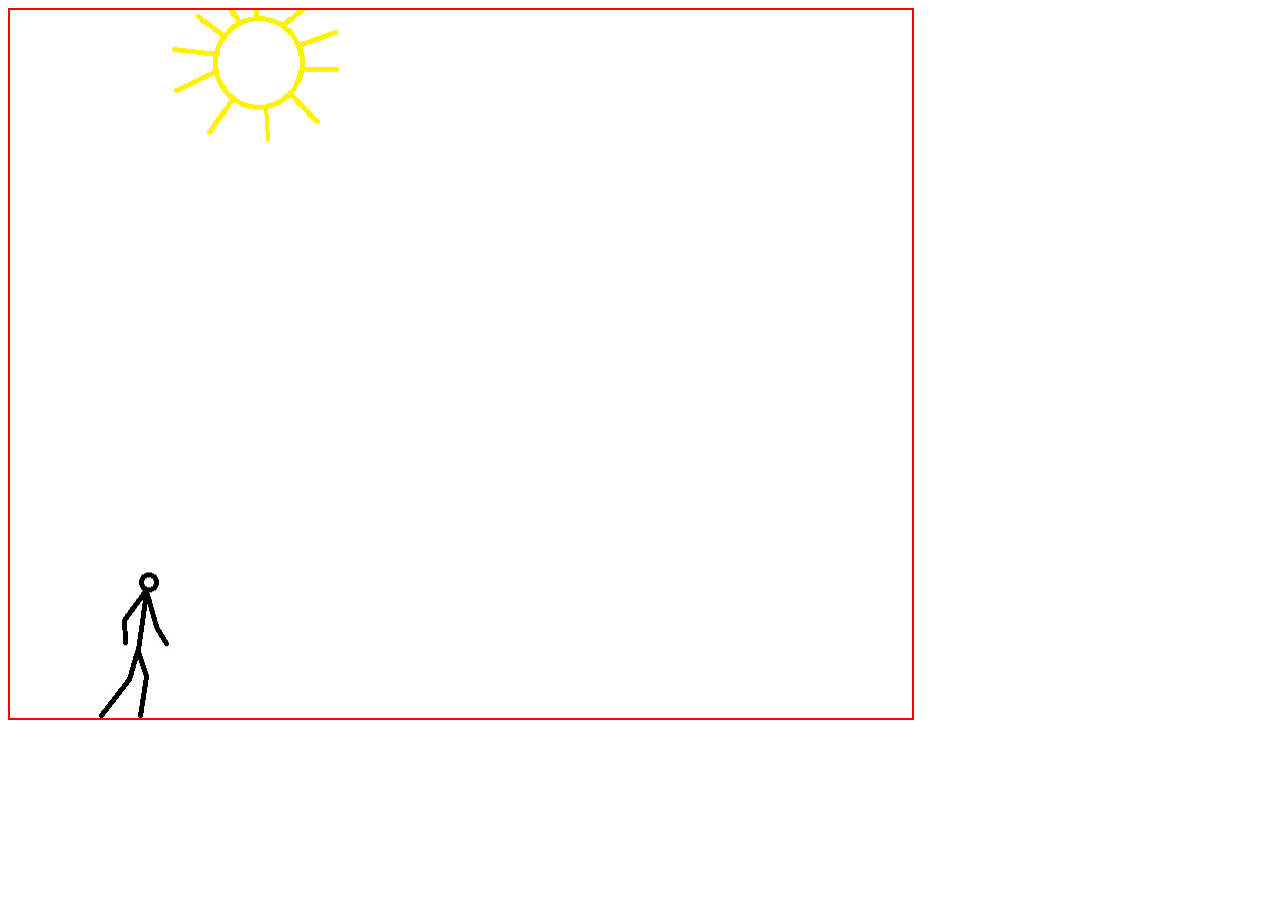
<file: stopmotion/index.html>
<html>
	<head>
	<style>
	#video{
	border: 2px red solid;
	height:708px;
	width:902px;
	}
	
	
	</style>
	</head>
	<body>
	<img src="1.jpg" id="video"></img>
	
	<script>
			var frameCount = 233;
			var currentFrame = 1;
			var img = document.getElementById("video");
			
			function displayFrame() {
				img.src = currentFrame + ".jpg";
				currentFrame ++;
				
				if(currentFrame > frameCount) {
					currentFrame = 1;
				}
				
				setTimeout(function() {
					displayFrame();
				}, 100);
			}
			
			displayFrame();
			
		</script>
	</body>
</html>
</file>
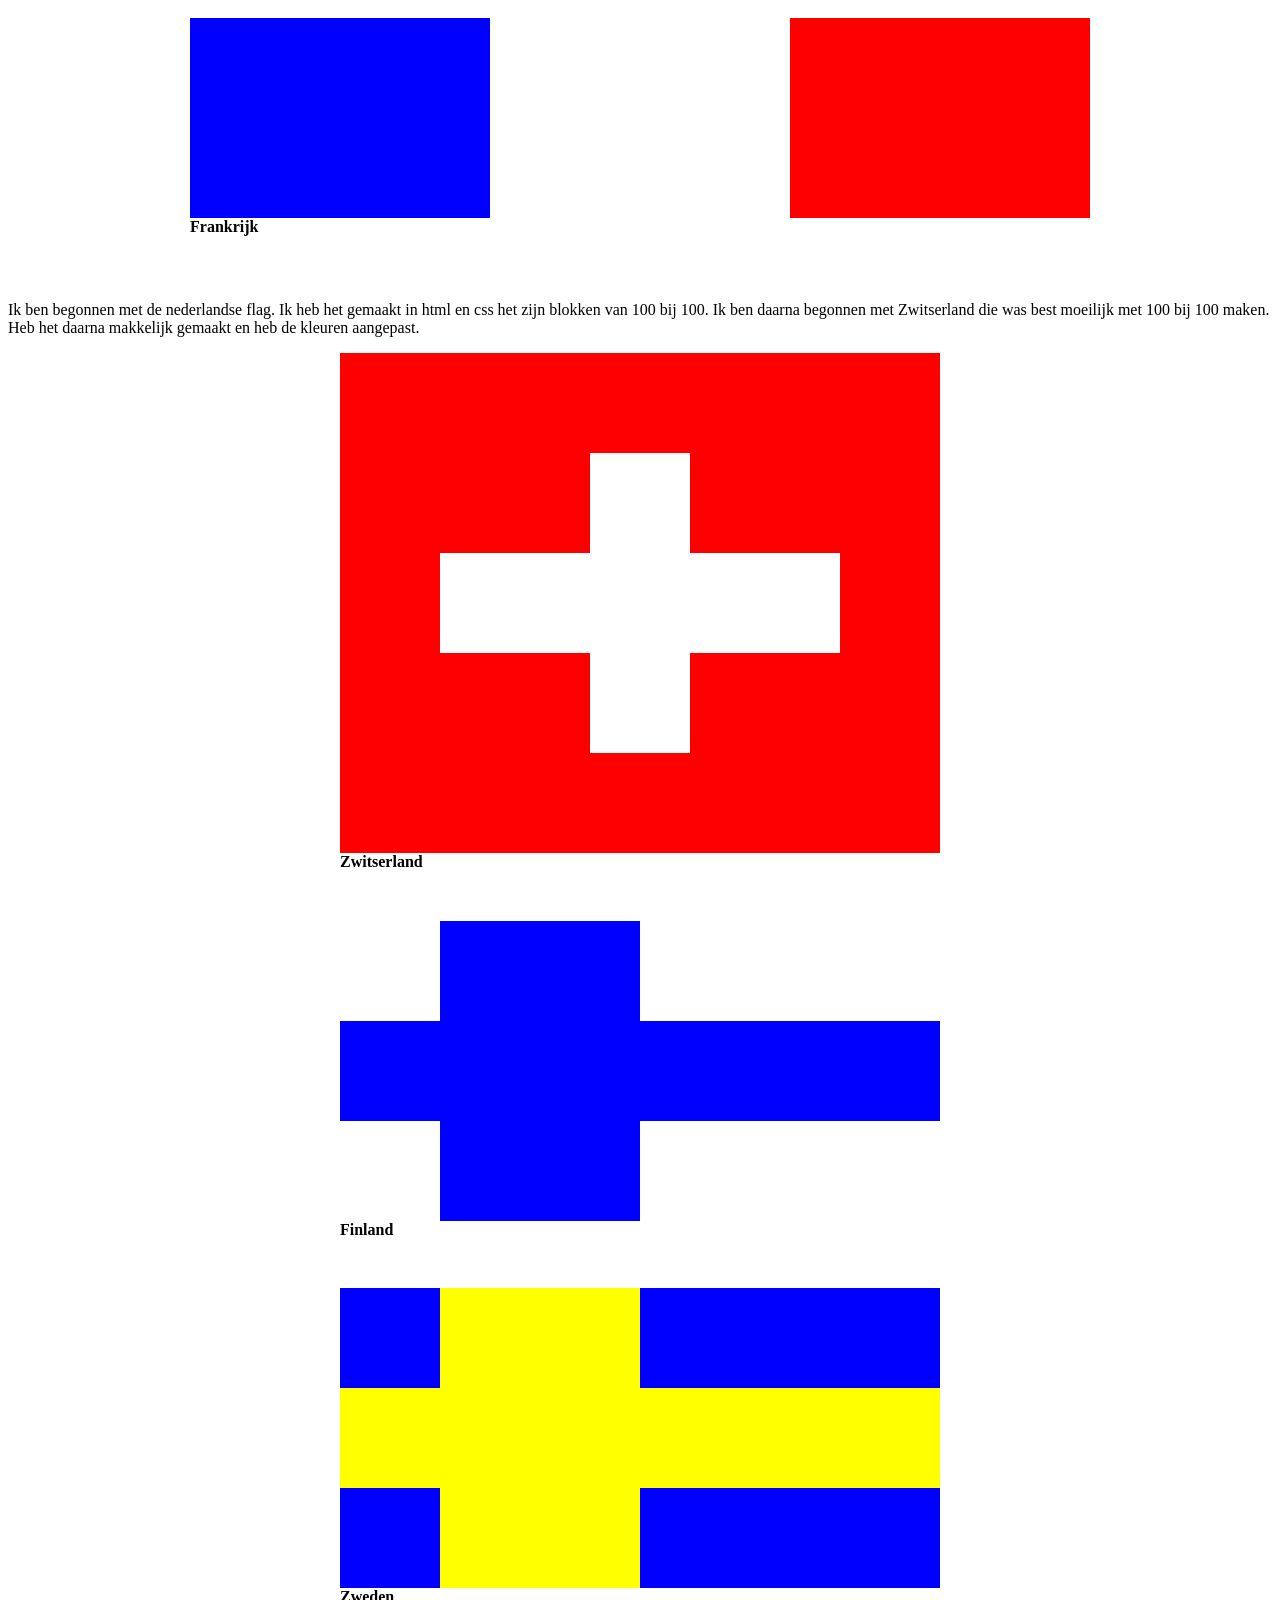
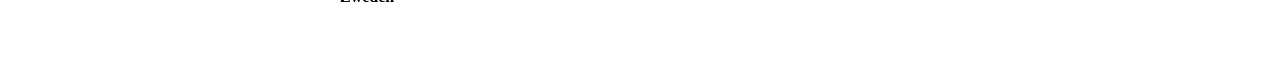
<file: vlaggen/index.html>
<!DOCTYPE html >
<html>
    <head>
        <style>
            .h4{font-family: Georgia, 'Times New Roman', Times, serif;
            font-size: 20px;
            }
            .red4{
                float: left;
                background-color: red;
                height: 200px;
                width: 100px;
                
            }
            .wite{
                float: left;
                background-color: white;
                height: 200px;
                width: 100px;
            }
            .blue{
                float: left;
                background-color: blue;
                height: 200px;
                width: 100px;
            }
           
            .red1{
                float: left;
                background-color:#ff0000;
                height: 100px;
                width: 100px;
            }
            .wite1{
                float: left;
                background-color: #ffffff;
                height:100px;
                width: 100px;
            }
            .wite12{
                float:left;
                background-color: #ffffff;
                height: 100px;
                width: 100px;
            }
            .red12{
                float:left;
                background-color: #ff0000;
                height: 100px;
                width: 50px;
            }
            .blue1{
                float: left;
                background-color: blue;
                height:100px;
                width: 100px;

            }
            .wite2{
                float: left;
                background-color: blue;
                height:100px;
                width: 100px;
            }
            .blue2{
                float: left;
                background-color: yellow;
                height:100px;
                width: 100px;
            }
            .frankrijk{width: 900px;
            border: 1px hidden;
            padding-top: 10px;
            padding-bottom: 10px;
            margin-right: auto;
            margin-left: auto;}
            
            .zwitzerland{width: 600px;
            float: center;
            border: 1px hidden;
            padding-bottom: 10px;
            margin-right: auto;
            margin-left: auto;}
            
            .finland{width:600px;
            border: 1px hidden;
            padding-bottom: 10px;
            margin-right: auto;
            margin-left: auto;}

            .zweden{width: 600px;
            border: 1px hidden;
            padding-bottom: 10px;
            margin-right: auto;
            margin-left: auto;}
        </style>
    </head>

    <body>
            <div class="frankrijk">

            <div class="blue"></div>
            <div class="blue"></div>
            <div class="blue"></div>
            
            <div class="wite"></div>
            <div class="wite"></div>
            <div class="wite"></div>
            
            <div class="red4"></div>
            <div class="red4"></div>
            <div class="red4"></div>
            <br>
            <h4>Frankrijk</h4>
            <br>
            
            </div>

            <div class='lol'>
            <p>
                Ik ben begonnen met de nederlandse flag. Ik heb het gemaakt in html en css het zijn blokken van 100 bij 100.
                Ik ben daarna begonnen met Zwitserland die was best moeilijk met 100 bij 100 maken. Heb het daarna makkelijk gemaakt en heb de kleuren aangepast.
            </p>
            </div>
            
            
            
            <div class="zwitzerland">

            <div class="red1"></div>
            <div class="red1"></div>
            <div class="red1"></div>
            <div class="red1"></div>
            <div class="red1"></div>
            <div class="red1"></div>

            <div class="red1"></div>
            <div class="red1"></div>
            <div class="red12"></div>
            <div class="wite12"></div>
            <div class="red12"></div>
            <div class="red1"></div>
            <div class="red1"></div>
            
            <div class="red1"></div>
            <div class="wite1"></div>
            <div class="wite1"></div>
            <div class="wite1"></div>
            <div class="wite1"></div>
            <div class="red1"></div>
        
            <div class="red1"></div>
            <div class="red1"></div>
            <div class="red12"></div>
            <div class="wite12"></div>
            <div class="red12"></div>
            <div class="red1"></div>
            <div class="red1"></div>
        
            <div class="red1"></div>
            <div class="red1"></div>
            <div class="red1"></div>
            <div class="red1"></div>
            <div class="red1"></div>
            <div class="red1"></div>
        
            <br>
            <h4>Zwitserland</h4>
            <br>
            </div>

            
            <div class='lol'></div>
            
            <div class="finland">
                <div class="wite1"></div>
                <div class="blue1"></div>
                <div class="blue1"></div>
                <div class="wite1"></div>
                <div class="wite1"></div>
                <div class="wite1"></div>
                
                <div class="blue1"></div>
                <div class="blue1"></div>
                <div class="blue1"></div>
                <div class="blue1"></div>
                <div class="blue1"></div>
                <div class="blue1"></div>
                
                <div class="wite1"></div>
                <div class="blue1"></div>
                <div class="blue1"></div>
                <div class="wite1"></div>
                <div class="wite1"></div>
                <div class="wite1"></div>
                
                <br>
                <h4>Finland</h4>
                <br>

            </div>

            
            <div class="zweden">
                <div class="wite2"></div>
                <div class="blue2"></div>
                <div class="blue2"></div>
                <div class="wite2"></div>
                <div class="wite2"></div>
                <div class="wite2"></div>
                

                <div class="blue2"></div>
                <div class="blue2"></div>
                <div class="blue2"></div>
                <div class="blue2"></div>
                <div class="blue2"></div>
                <div class="blue2"></div>
                
                
                <div class="wite2"></div>
                <div class="blue2"></div>
                <div class="blue2"></div>
                <div class="wite2"></div>
                <div class="wite2"></div>
                <div class="wite2"></div>
            <br>
            <h4>Zweden</h4>
            <br>
            

            </div>
            
    </body>
</html>
</file>
<file: css/style.css>
* {
    margin: 0;
    padding: 0;
    -webkit-box-sizing: border-box;
    box-sizing: border-box;
    }
html,
body{
    background-color: #f2f2f2;
    color: #4e4e4e;
    font-family: 'lato', 'Arial', sans-serif;
    font-weight: 300;
    font-size: 20px;
    text-rendering: optimizeLegibility;
    overflow-x: hidden;
}
/*--text--*/

h1,
h2,
h3,
h4{  
    font-weight: 300;
    text-transform: uppercase;
}
h1 {
    margin-top: 0;
    margin-bottom: 20px;
    color: #fff;
    font-size: 240%;
    word-spacing: 3px;
    letter-spacing: 1px;
}
h2{
    font-size: 180%;
    word-spacing: 2px;
    text-align: center;
    margin-bottom: 30px;
    letter-spacing: 1px;
}
h3{
    font-size: 110%; 
    margin-bottom: 10px;
    margin-top: 10px;
}
h4{
    font-size: 50%; 
    margin-bottom: 10px;
    margin-top: 10px;
}
h2:after {
    display: block;
    height: 2px;
    background-color: limegreen;
    content: " ";
    width: 90px;
    margin: 0 auto;
    margin-top: 30px;
}
/*--reusable compomets--*/
.rowproject{
    margin: 0 auto;
    text-align: center;
    }
section{
    padding: 80px 0;
    }
/*---header---*/
.backgroundfoto{
    margin: 0;
    padding: 0;
    width: 100%;
    height: 100%;
}
header{
    background-size: cover;
    background-position: center;
    height: 100vh;
}
.htext{
    position: absolute;
    width: 1140px;
    top:50%;
    left: 50%;
    -webkit-transform: translate(-50%, -50%);
    transform: translate(-50%, -50%);
}

/*---main-nav---*/
.main-nav{
    position: absolute;
    top: 7%;
    right: 10%;
    list-style: none; 
    margin-top: 30px;
}
.main-nav li {
    display: inline-block;
    margin: 20px;  
}
.main-nav li a:link, 
.main-nav li a:visited {
    padding: 4px 0;
    color: #fff;
    text-decoration: none;
    text-transform: uppercase;
    font-size: 90%;
    border-bottom: 2px solid transparent;
    -webkit-transition: border-bottom 0.5s;
    transition: border-bottom 0.5s;
}
.main-nav li a:hover, 
.main-nav li a:active {
border-bottom: 2px solid #2d862d;
}
ion-icon {
    font-size: 55px;
    color:#2d862d;
}
form{
    float: right;
}
.language{
    text-align: center;
}
.arrow{
    height: 100px;
    width: 100px;
    position: absolute;
    bottom: 7%;
    left: 50%;
    animation: MoveUpDown 2s linear infinite;
}
@keyframes MoveUpDown {
    0%, 100% {
      bottom: 7%;
    }
    50% {
      bottom: 4%;
    }
  }


/*--language--*/
.languaget{
    margin-left: 20px;
    margin-right: 20px;
    
}
.languagec{
    float: left;
    width: 46%;
}

/*--projecten--*/
.projectsbox li{
    padding-bottom: 9px;
}
.projectsbox li a:link,
.projectsbox li a:visited{
    padding: 4px 0;
    color: #666666;
    text-decoration: none;
    text-transform: uppercase;
    font-size: 90%;
    border-bottom: 2px solid transparent;
    -webkit-transition: border-bottom 0.5s;
    transition: border-bottom 0.5s;
}
.projectsbox li a:hover, 
.projectsbox li a:active {
border-bottom: 2px solid #2d862d;
}

.projectsbox{
    margin-left: 20px;
    margin-right: 20px;
}
.projectsbox li{
    text-decoration: none;
    list-style: none;
}
.projectimg{
    height: 200px;
}
.projectimgapple{
    height: 350px;
}
/*--projecten--*/

.infon{
    margin-bottom: 0;
}
.info{
    margin-bottom: 0;
}
</file>
<file: 3d animation javascript/style.css>
* {
    margin: 0;
    padding: 0;
    box-sizing: border-box;
  }
  
  body {
    font-family: "Poppins", sans-serif;
    min-height: 100vh;
    display: flex;
    align-items: center;
    justify-content: center;
    perspective: 1000px;
  }
  .container {
    width: 50%;
    display: flex;
    justify-content: center;
    align-items: center;
  }
  .card {
    transform-style: preserve-3d;
    min-height: 80vh;
    width: 35rem;
    border-radius: 30px;
    padding: 0rem 5rem;
    box-shadow: 0 20px 20px rgba(0, 0, 0, 0.2), 0px 0px 50px rgba(0, 0, 0, 0.2);
  }
  
  .sneaker {
    min-height: 35vh;
    display: flex;
    align-items: center;
    justify-content: center;
  }
  .sneaker img {
    width: 20rem;
    z-index: 2;
    transition: all 0.75s ease-out;
  }
  .circle {
    width: 15rem;
    height: 15rem;
    background: linear-gradient(
      to right,
      rgba(245, 70, 66, 0.75),
      rgba(8, 83, 156, 0.75)
    );
    position: absolute;
    border-radius: 50%;
    z-index: 1;
  }
  
  .info h1 {
    font-size: 3rem;
    transition: all 0.75s ease-out;
  }
  .info h3 {
    font-size: 1.3rem;
    padding: 2rem 0rem;
    color: #585858;
    font-weight: lighter;
    transition: all 0.75s ease-out;
  }
  .sizes {
    display: flex;
    justify-content: space-between;
    transition: all 0.75s ease-out;
  }
  .sizes button {
    padding: 0.5rem 2rem;
    background: none;
    border: none;
    box-shadow: 0px 5px 10px rgba(0, 0, 0, 0.2);
    border-radius: 30px;
    cursor: pointer;
    font-weight: bold;
    color: #585858;
  }
  button.active {
    background: #585858;
    color: white;
  }
  .purchase {
    margin-top: 5rem;
    transition: all 0.75s ease-out;
  }
  .purchase button {
    width: 100%;
    padding: 1rem 0rem;
    background: #f54642;
    border: none;
    color: white;
    cursor: pointer;
    border-radius: 30px;
    font-weight: bolder;
  }
</file>
<file: duckhunt/css/style.css>
body{
    background-color: #f4f4f4;
}
.play_container{
    position: relative;
    width: 800px;
    height: 400px;
    border: 2px solid black;
    margin: 40px auto 0 auto;
    background-image: url(../images/background.png);
    background-size: cover;
    overflow: hidden;
    cursor: url('../images/crosshair.png') 30 30, crosshair;
    
}
#backgroundgrass{
    z-index: 3;
    width: 800px;
    position: absolute;
}
#duck{
    z-index: 6;
    position: absolute;
    width: 90px;
    left: -140;
    top: 50px;
}
#dog{
    z-index: 4;
    left: -140;
    top: 280px;
    position: absolute;
    width: 130px;
    /* transform: rotateY(180deg); */
}
#stats_id{
    margin-top: 5px;
    margin-left: 5px;
}
.stats{
    display: inline-block;
    width: 100px;
}

#startbutton {
    z-index: 5;
	box-shadow: 0px 1px 0px 0px #f0f7fa;
	background:linear-gradient(to bottom, #33bdef 5%, #019ad2 100%);
	background-color:#33bdef;
	border-radius:6px;
	border:1px solid #057fd0;
    position: absolute;
	display:block;
	cursor:pointer;
	color:#ffffff;
	font-family:Arial;
	font-size:15px;
	font-weight:bold;
	padding:6px 24px;
    margin: 70 300 0 300;
	text-decoration:none;
	text-shadow:0px -1px 0px #5b6178;
}
</file>
